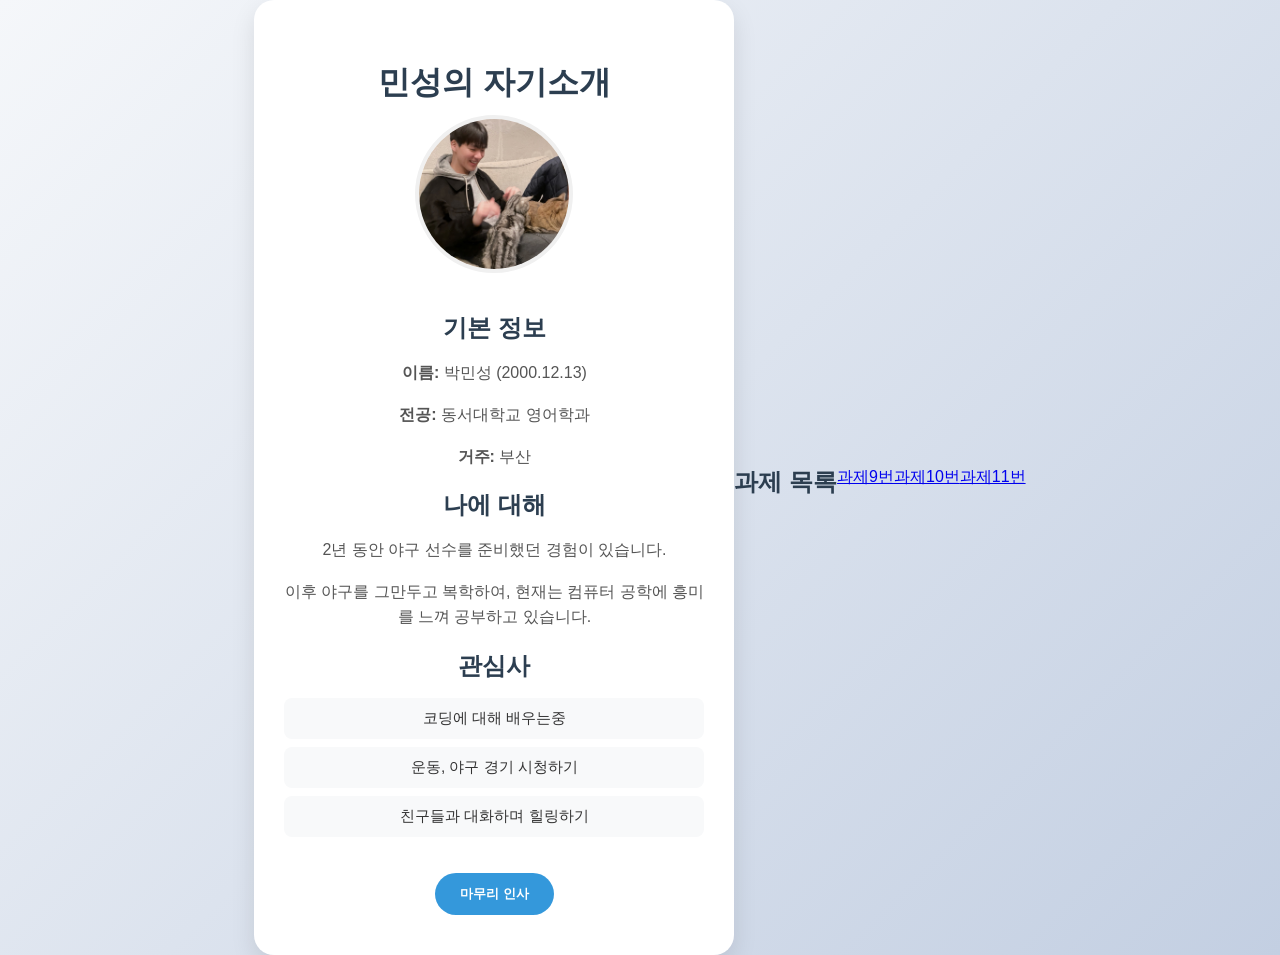
<file: index.html>
<!DOCTYPE html>
<html lang="ko">
<head>
    <meta charset="UTF-8">
    <title>민성의 자기소개</title>

    <!-- 스타일 -->
    <link rel="stylesheet" href="style.css">
</head>
<body>

    <div class="main-container">

        <header>
            <h1>민성의 자기소개</h1>
        </header>

        <!-- 프로필 사진 -->
        <section class="image-area">
            <img src="image.jpg" alt="프로필">
        </section>

        <!-- 기본 정보 -->
        <section>
            <h2>기본 정보</h2>
            <p><strong>이름:</strong> 박민성 (2000.12.13)</p>
            <p><strong>전공:</strong> 동서대학교 영어학과</p>
            <p><strong>거주:</strong> 부산</p>
        </section>

        <!-- 나의 최근 이야기-->
        <section>
            <h2>나에 대해</h2>
            <p>2년 동안 야구 선수를 준비했던 경험이 있습니다.</p>
            <p>이후 야구를 그만두고 복학하여, 현재는 컴퓨터 공학에 흥미를 느껴 공부하고 있습니다.</p>
        </section>

        <!-- 관심사 -->
        <section>
            <h2>관심사</h2>
            <ul>
                <li>코딩에 대해 배우는중 </li>
                <li>운동, 야구 경기 시청하기 </li>
                <li>친구들과 대화하며 힐링하기 </li>
            </ul>
        </section>

        <!-- 마지막 -->
        <footer>
            <button onclick="showMessage()">마무리 인사</button>
        </footer>

    </div>

    <script src="script.js"></script>
    <h2>과제 목록</h2>
<a href="과제9번.html">과제9번</a><br>
<a href="과제10번.html">과제10번</a><br>
<a href="과제11번.html">과제11번</a>
</body>
</html>

<!-- test -->
</file>
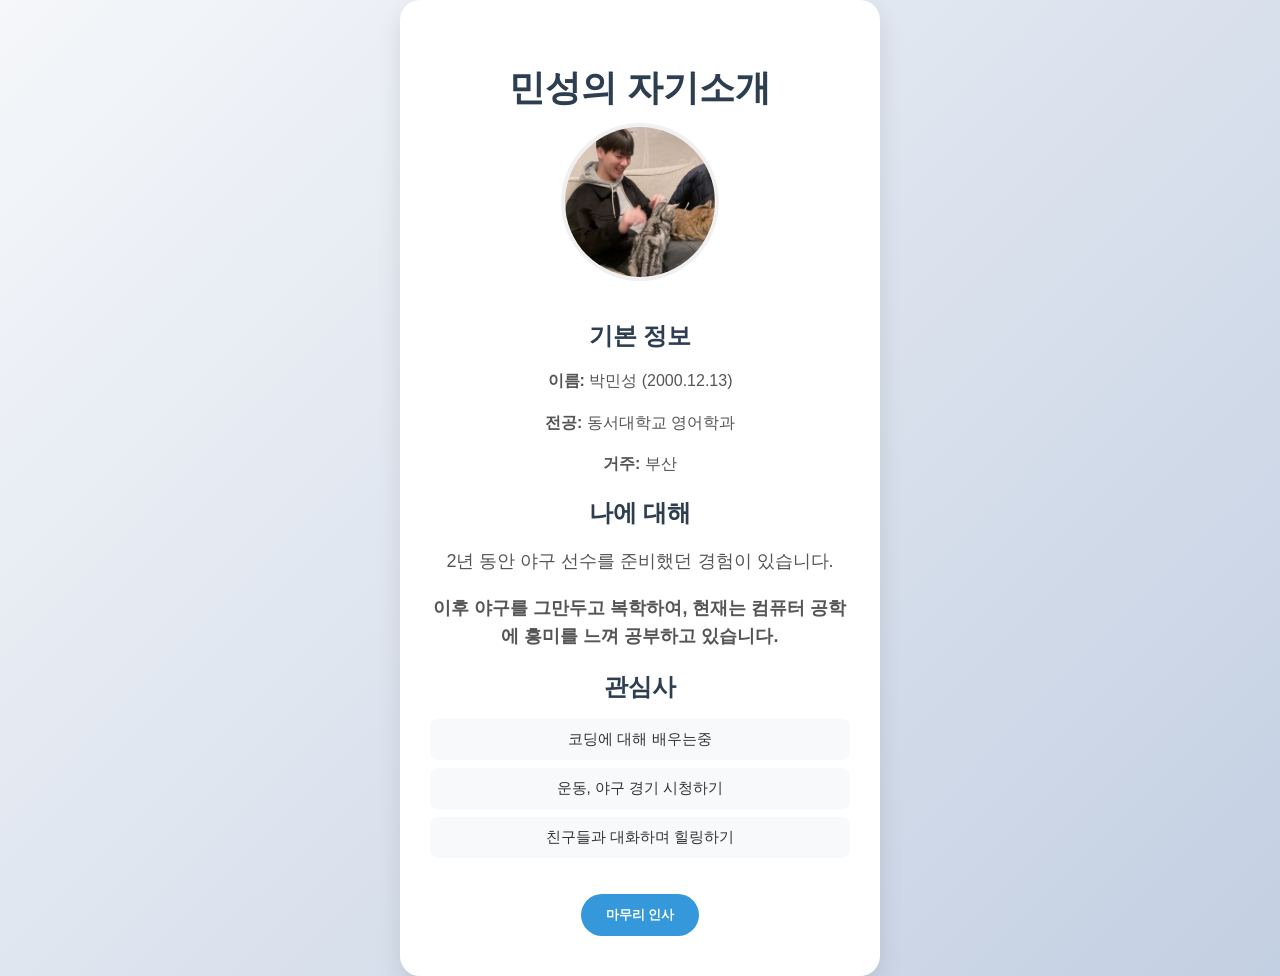
<file: a1.html>
<!DOCTYPE html>
<html lang="ko">
<head>
    <meta charset="UTF-8">
    <title>민성의 자기소개</title>

    <!-- 스타일 -->
    <link rel="stylesheet" href="style.css">
</head>
<body>

    <div class="main-container">

        <header>
            <h1 class="task-title">민성의 자기소개</h1>
        </header>

        <!-- 프로필 사진 -->
        <section class="image-area">
            <img src="image.jpg" alt="프로필">
        </section>

        <!-- 기본 정보 -->
        <section>
            <h2>기본 정보</h2>
            <p><strong>이름:</strong> 박민성 (2000.12.13)</p>
            <p><strong>전공:</strong> 동서대학교 영어학과</p>
            <p><strong>거주:</strong> 부산</p>
        </section>

        <!-- 나의 최근 이야기-->
        <section>
            <h2>나에 대해</h2>
            <p class="task-text">2년 동안 야구 선수를 준비했던 경험이 있습니다.</p>
            <p class="task-text bold-text">이후 야구를 그만두고 복학하여, 현재는 컴퓨터 공학에 흥미를 느껴 공부하고 있습니다.</p>
        </section>

        <!-- 관심사 -->
        <section>
            <h2>관심사</h2>
            <ul>
                <li>코딩에 대해 배우는중 </li>
                <li>운동, 야구 경기 시청하기 </li>
                <li>친구들과 대화하며 힐링하기 </li>
            </ul>
        </section>

        <!-- 마지막 -->
        <footer>
            <button onclick="showMessage()">마무리 인사</button>
        </footer>

    </div>

    <script src="script.js"></script>

</body>
</html>

<!-- test -->
</file>
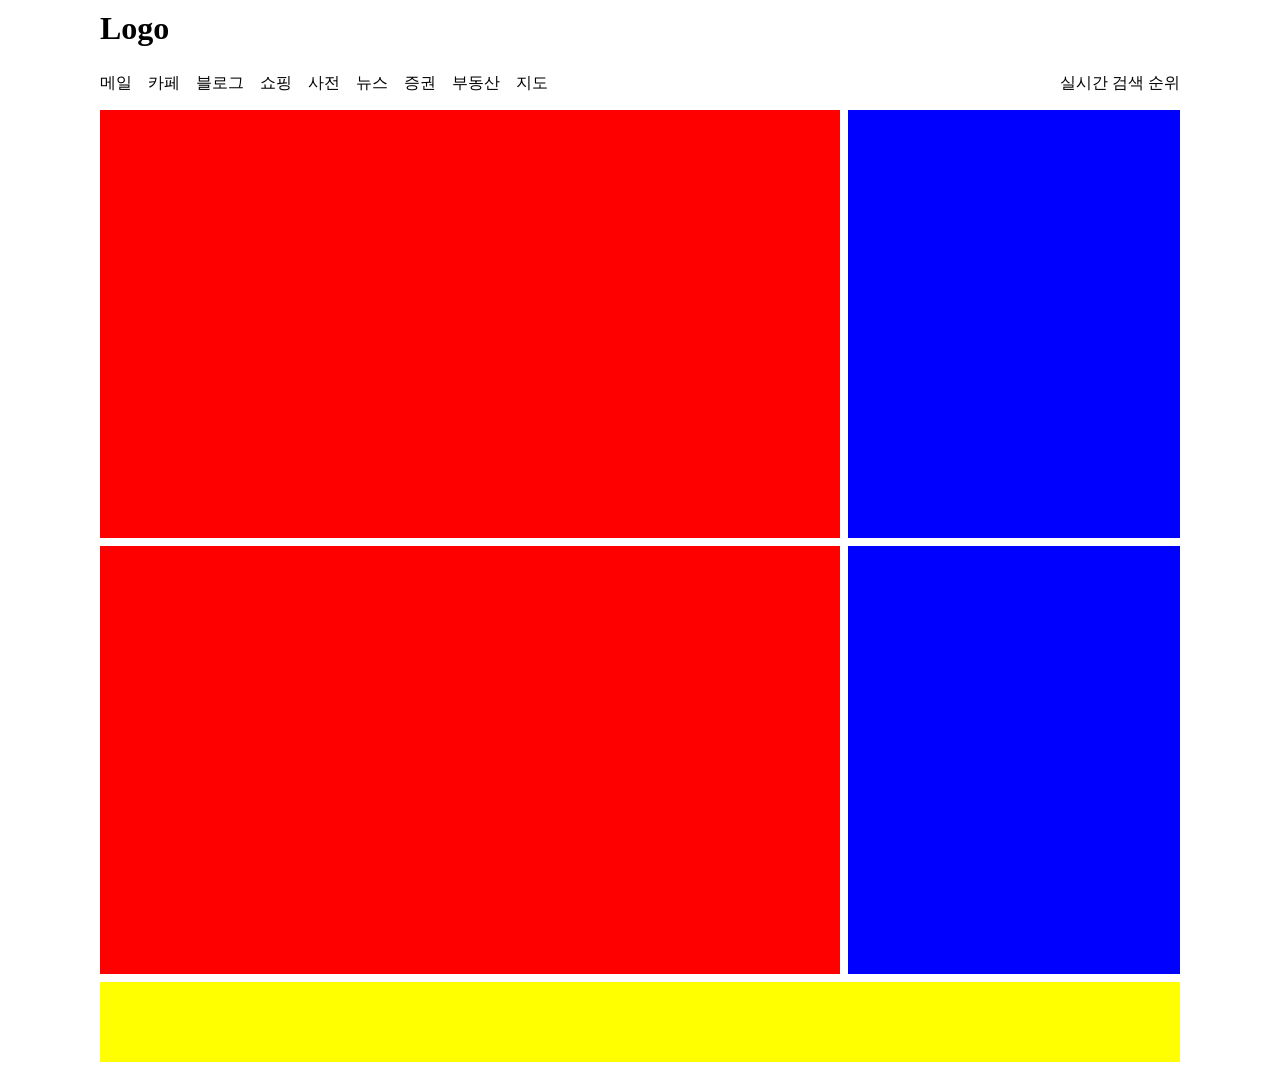
<file: homework.html>
<!DOCTYPE html>
<html lang="ko">
<head>
    <meta charset="UTF-8">
    <title>flexbox 레이아웃</title>
    <link rel="stylesheet" href="flex.css">
</head>
<body>

    <div class="container">
        <h1>Logo</h1>
    </div>

    <div class="container menu-box">
        <ul class="gnb">
            <li>메일</li>
            <li>카페</li>
            <li>블로그</li>
            <li>쇼핑</li>
            <li>사전</li>
            <li>뉴스</li>
            <li>증권</li>
            <li>부동산</li>
            <li>지도</li>
        </ul>

        <ul class="rank">
            <li>실시간 검색 순위</li>
        </ul>
    </div>

    <div class="container content-box">
        <div class="left"></div>
        <div class="right"></div>
    </div>

    <div class="container content-box">
        <div class="left"></div>
        <div class="right"></div>
    </div>

    <div class="container">
        <div class="footer"></div>
    </div>

</body>
</html>
</file>
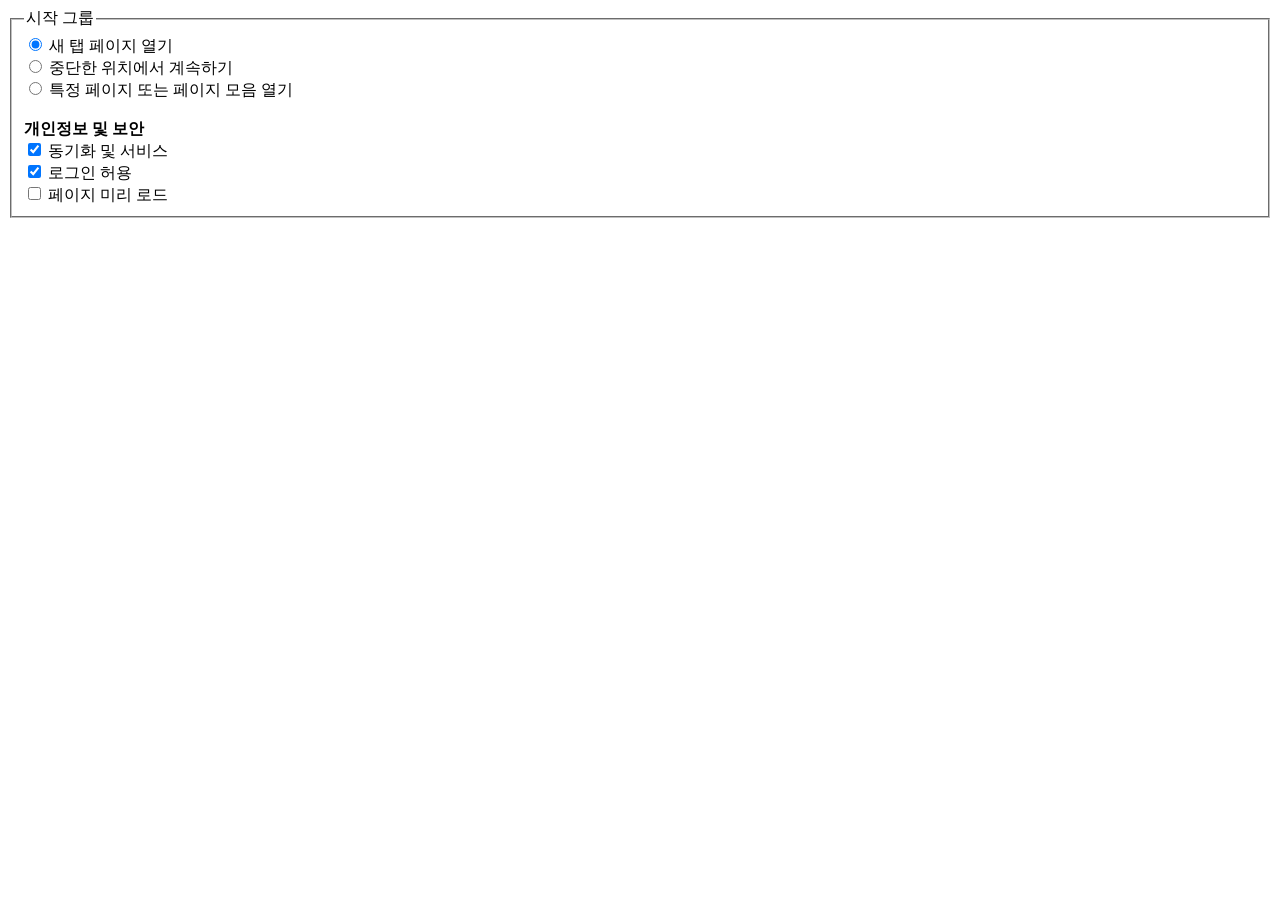
<file: HW10.html>
<!DOCTYPE html>
<html>
<head>
    <meta charset="UTF-8">
    <title>입력 양식</title>
</head>
<body>

<form>
    <fieldset>
        <legend>시작 그룹</legend>

        <input type="radio" name="start" checked> 새 탭 페이지 열기<br>
        <input type="radio" name="start"> 중단한 위치에서 계속하기<br>
        <input type="radio" name="start"> 특정 페이지 또는 페이지 모음 열기<br>

        <br>

        <b>개인정보 및 보안</b><br>
        <input type="checkbox" checked> 동기화 및 서비스<br>
        <input type="checkbox" checked> 로그인 허용<br>
        <input type="checkbox"> 페이지 미리 로드<br>

    </fieldset>
</form>

</body>
</html>
</file>
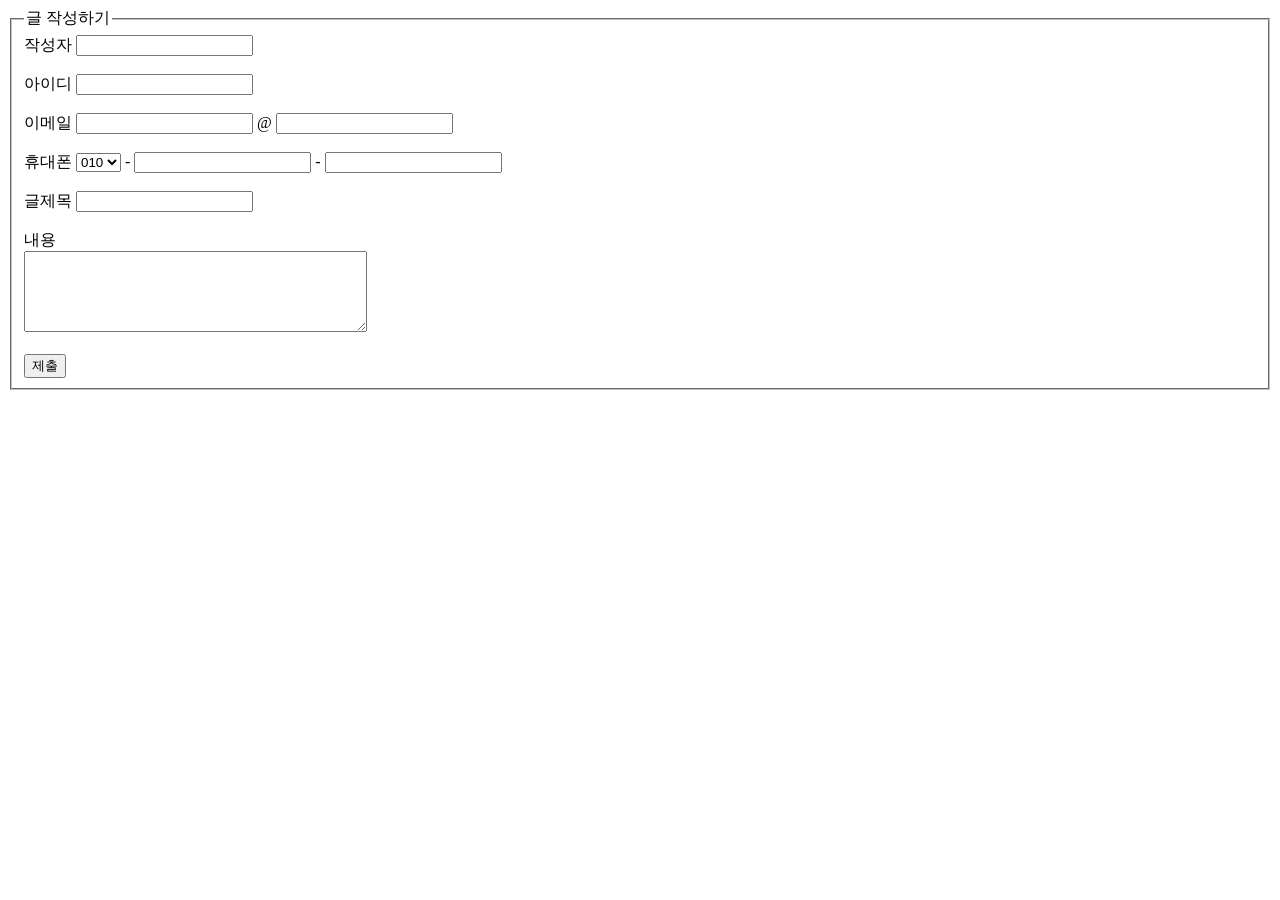
<file: HW11.html>
<!DOCTYPE html>
<html>
<head>
    <meta charset="UTF-8">
    <title>글 작성하기</title>
</head>
<body>

<form>
    <fieldset>
        <legend>글 작성하기</legend>

        작성자 <input type="text"><br><br>
        아이디 <input type="text"><br><br>

        이메일 
        <input type="text"> @ <input type="text"><br><br>

        휴대폰 
        <select>
            <option>010</option>
            <option>011</option>
            <option>016</option>
        </select>
        -
        <input type="text">
        -
        <input type="text"><br><br>

        글제목 <input type="text"><br><br>

        내용<br>
        <textarea rows="5" cols="40"></textarea><br><br>

        <input type="submit" value="제출">

    </fieldset>
</form>

</body>
</html>
</file>
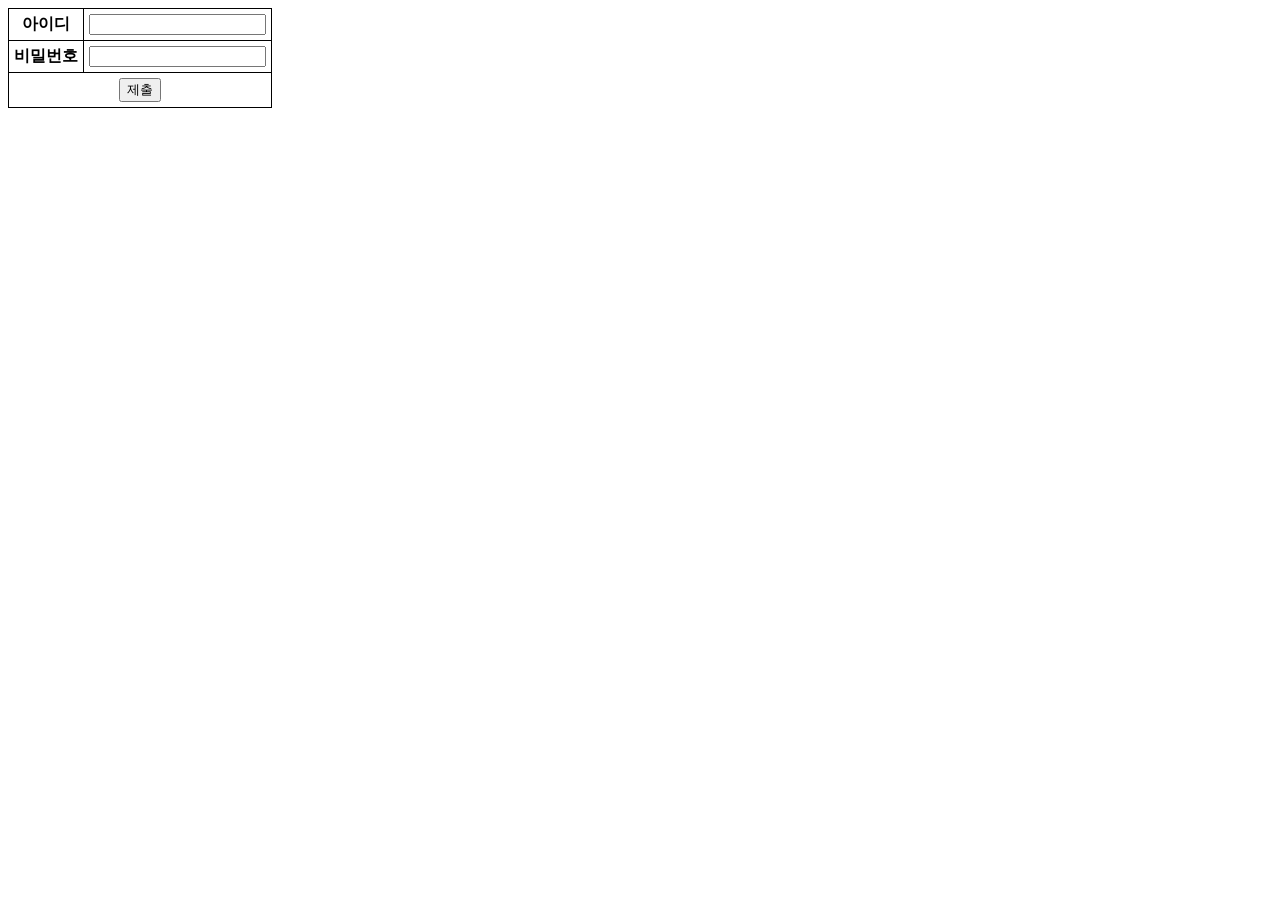
<file: HW9.html>
<!DOCTYPE html>
<html>
<head>
    <meta charset="UTF-8">
    <title>입력 양식</title>
    <style>
        table {
            border: 1px solid black;
            border-collapse: collapse;
        }
        th, td {
            border: 1px solid black;
            padding: 5px;
        }
    </style>
</head>
<body>

<form>
    <table>
        <tr>
            <th>아이디</th>
            <td><input type="text"></td>
        </tr>
        <tr>
            <th>비밀번호</th>
            <td><input type="password"></td>
        </tr>
        <tr>
            <td colspan="2" align="center">
                <input type="submit" value="제출">
            </td>
        </tr>
    </table>
</form>

</body>
</html>
</file>
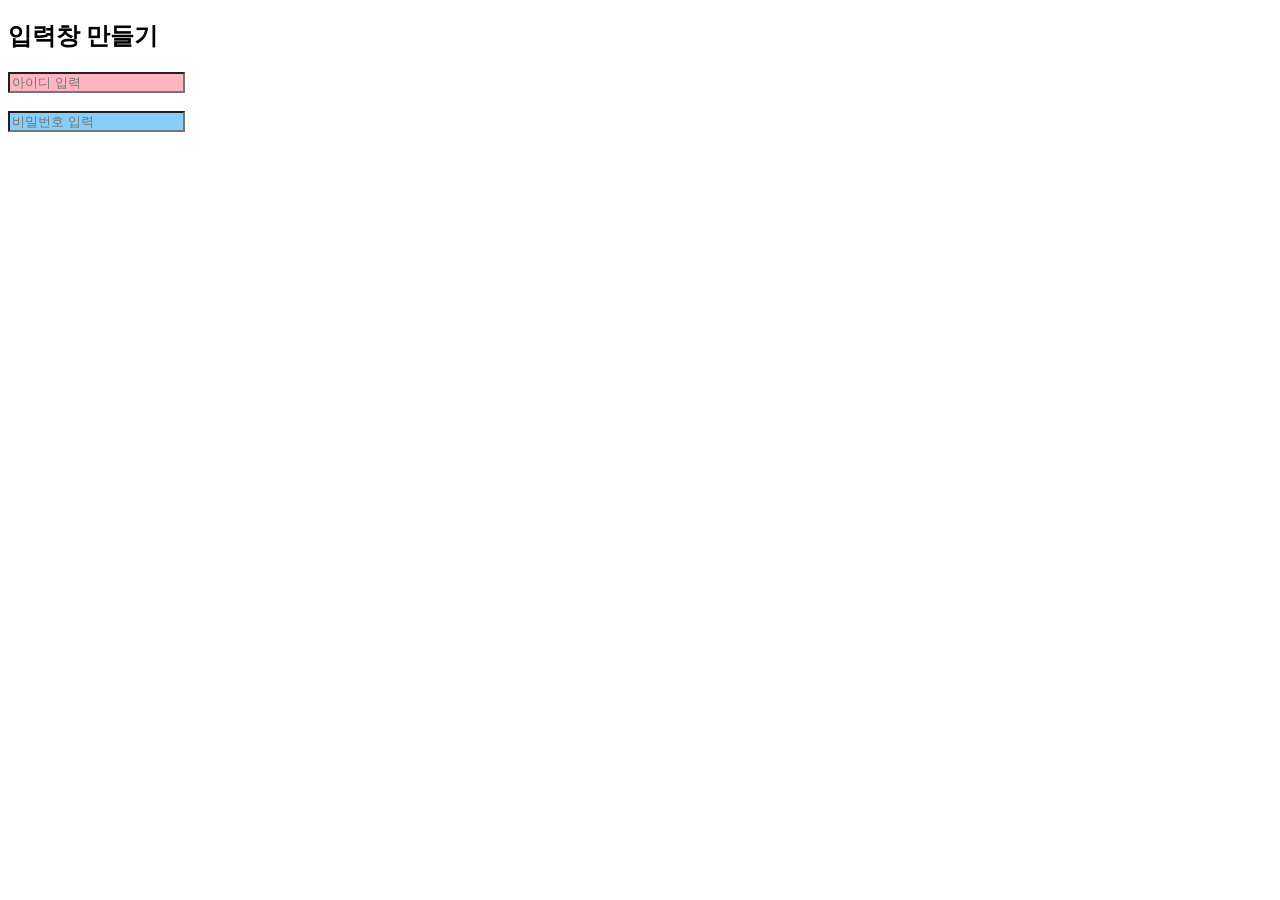
<file: w1.html>
<!DOCTYPE html>
<html lang="ko">
<head>
    <meta charset="UTF-8">
    <title>과제 2번</title>
    <link rel="stylesheet" href="style2.css">
</head>
<body>
    <h2>입력창 만들기</h2>

    <input type="text" placeholder="아이디 입력">
    <br><br>
    <input type="password" placeholder="비밀번호 입력">
</body>
</html>
</file>
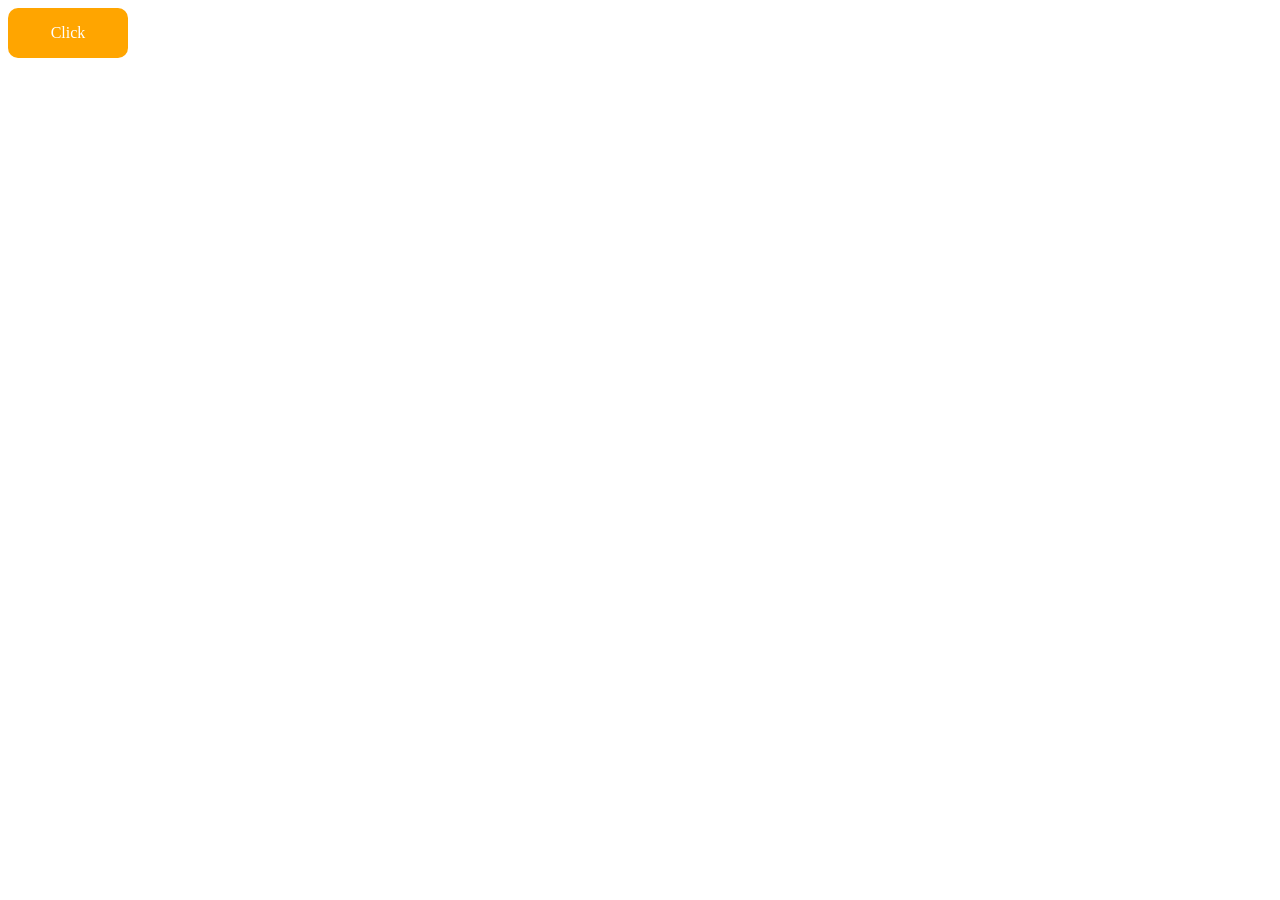
<file: w3.html>
<!DOCTYPE html>
<html lang="ko">
<head>
    <meta charset="UTF-8">
    <title>과제 3번</title>
    <link rel="stylesheet" href="style3.css">
</head>
<body>
    <div class="click-box">
        <a href="#">Click</a>
    </div>
</body>
</html>
</file>
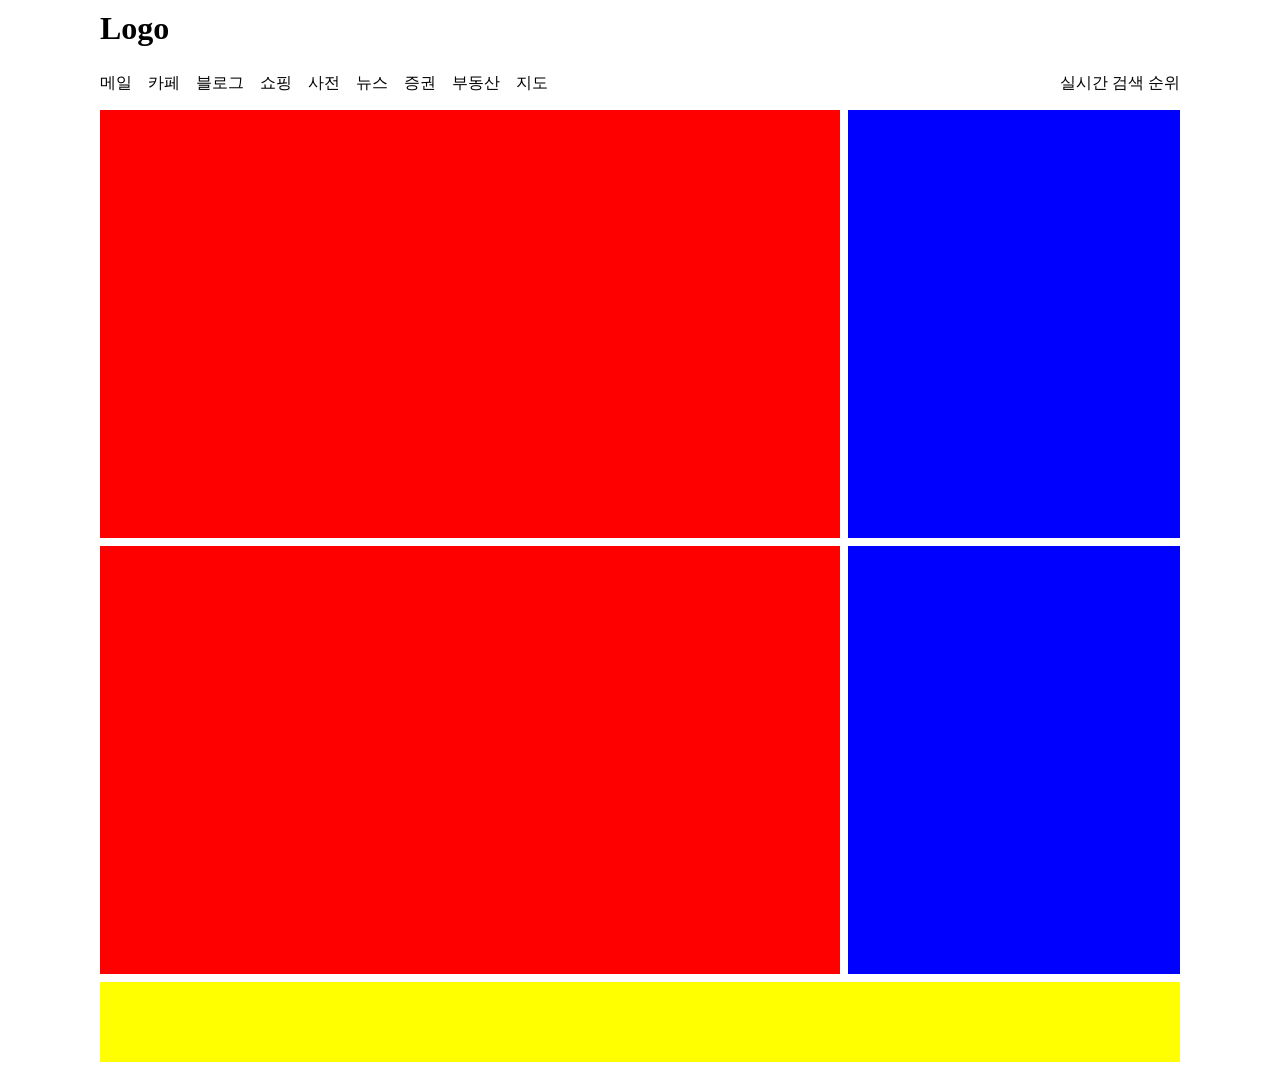
<file: webhw1.html>
<!DOCTYPE html>
<html lang="ko">
<head>
    <meta charset="UTF-8">
    <title>레이아웃 만들기</title>
    <link rel="stylesheet" href="webhw2.css">
</head>
<body>

    <div class="container">
        <h1>Logo</h1>
    </div>

    <div class="container">
        <ul class="gnb">
            <li>메일</li>
            <li>카페</li>
            <li>블로그</li>
            <li>쇼핑</li>
            <li>사전</li>
            <li>뉴스</li>
            <li>증권</li>
            <li>부동산</li>
            <li>지도</li>
        </ul>

        <ul class="rank">
            <li>실시간 검색 순위</li>
        </ul>
    </div>

    <div class="container">
        <div class="left"></div>
        <div class="right"></div>
    </div>

    <div class="container">
        <div class="left"></div>
        <div class="right"></div>
    </div>

    <div class="container">
        <div class="footer"></div>
    </div>

</body>
</html>
</file>
<file: style.css>
/* 전체 배경색이랑 기본 글꼴 설정 */
body {
    background: linear-gradient(135deg, #f5f7fa 0%, #c3cfe2 100%);
    font-family: 'Malgun Gothic', sans-serif;
    display: flex;
    justify-content: center;
    align-items: center;
    min-height: 100vh;
    margin: 0;
    color: #333;
}

/* 자기소개 카드 메인 박스 스타일 */
.main-container {
    width: 420px;
    background: #ffffff;
    padding: 40px 30px;
    border-radius: 20px;
    box-shadow: 0 10px 25px rgba(0,0,0,0.1);
    text-align: center;
}

/* 프로필 이미지 동그랗게 만들고 테두리 넣기 */
.image-area img {
    width: 150px;
    height: 150px;
    border-radius: 50%;
    object-fit: cover;
    border: 4px solid #f0f0f0;
    margin-bottom: 15px;
}

/* 제목이랑 본문 텍스트 색상 조절 */
h1, h2 {
    color: #2c3e50;
    margin-bottom: 10px;
}

section p {
    color: #555;
    line-height: 1.6;
}

/* 관심사 리스트 깔끔하게 정리 */
ul {
    list-style: none;
    padding: 0;
}

li {
    background: #f8f9fa;
    margin: 8px 0;
    padding: 10px;
    border-radius: 8px;
    font-size: 0.95rem;
}

/* 하단 버튼 디자인이랑 마우스 올렸을 때 효과 */
button {
    margin-top: 20px;
    padding: 12px 25px;
    border: none;
    background: #3498db;
    color: white;
    font-weight: bold;
    border-radius: 30px;
    cursor: pointer;
    transition: 0.3s;
}

button:hover {
    background: #2980b9;
    transform: translateY(-2px);
}

/* 과제 1 조건 적용 */
.task-title {
    font-size: 36px;     /* 제목 글자 크기 크게 */
    text-align: center;  /* 제목 가운데 정렬 */
}

.task-text {
    font-size: 18px;     /* 문단 글자 크기 */
}

.bold-text {
    font-weight: bold;   /* 문단 중 한 문장 굵게 */
}
</file>
<file: flex.css>
* {
    margin: 0;
    padding: 0;
    box-sizing: border-box;
}

.container {
    width: 1080px;
    margin: 0 auto 8px;
}

h1 {
    padding: 10px 0;
}

/* 메뉴 줄 */
.menu-box {
    display: flex;
    justify-content: space-between;
    align-items: center;
}

.gnb {
    display: flex;
    padding: 8px 0;
}

.gnb li {
    list-style: none;
    margin-right: 16px;
}

.rank {
    display: flex;
    padding: 8px 0;
}

.rank li {
    list-style: none;
}

/* 본문 박스 */
.content-box {
    display: flex;
    justify-content: space-between;
}

.left {
    width: 740px;
    height: 428px;
    background-color: red;
}

.right {
    width: 332px;
    height: 428px;
    background-color: blue;
}

.footer {
    height: 80px;
    background-color: yellow;
}
</file>
<file: style2.css>
input[type="text"] {
    background-color: lightpink;
}

input[type="password"] {
    background-color: lightskyblue;
}
</file>
<file: style3.css>
.click-box {
    width: 120px;
    height: 50px;
    background-color: orange;
    text-align: center;
    line-height: 50px;
    border-radius: 10px;
}

.click-box a {
    color: white;
    text-decoration: none;
}
</file>
<file: webhw2.css>
* {
    margin: 0;
    padding: 0;
    box-sizing: border-box;
}

.container {
    width: 1080px;
    margin: 0 auto 8px;
}

h1 {
    padding: 10px 0;
}

.gnb {
    float: left;
    padding: 8px 0;
}

.gnb li {
    list-style: none;
    float: left;
    padding-left: 16px;
}

.gnb li:first-child {
    padding-left: 0;
}

.rank {
    float: right;
    padding: 8px 0;
}

.rank li {
    list-style: none;
}

.container::after {
    content: "";
    display: block;
    clear: both;
}

.left {
    float: left;
    width: 740px;
    height: 428px;
    background-color: red;
}

.right {
    float: right;
    width: 332px;
    height: 428px;
    background-color: blue;
}

.footer {
    height: 80px;
    background-color: yellow;
}
</file>
